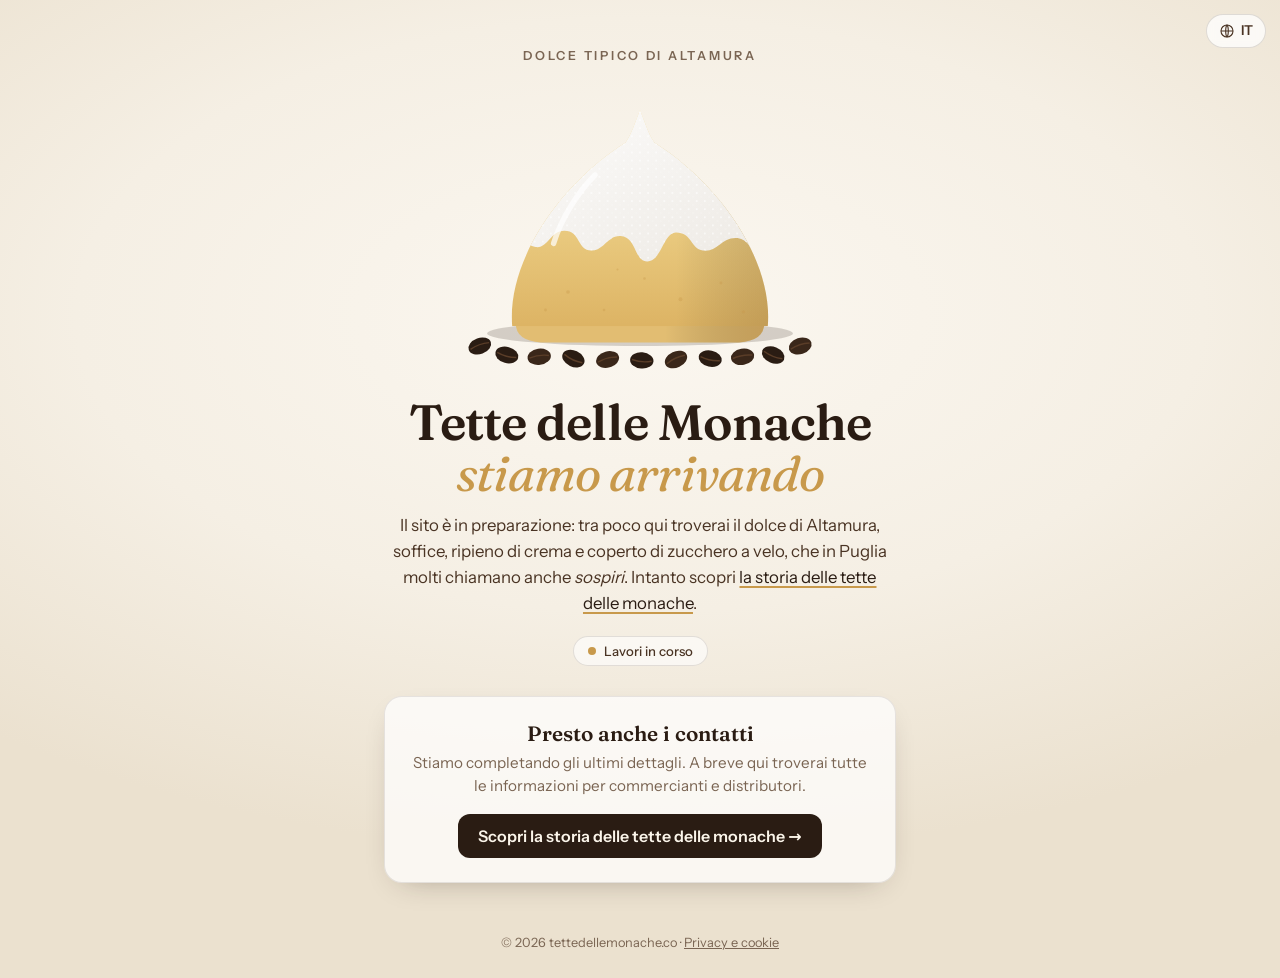
<file: index.html>
<!DOCTYPE html>
<html lang="it">
<head>
<meta charset="UTF-8">
<meta name="viewport" content="width=device-width, initial-scale=1">
<title>Tette delle Monache di Altamura (sospiri) — Lavori in corso</title>
<meta name="description" content="Tette delle monache, i sospiri tipici di Altamura: soffici, ripieni di crema e coperti di zucchero a velo. Il sito è in preparazione: scopri intanto la storia del dolce.">
<meta name="keywords" content="tette delle monache, tette della monaca, tette delle monache Altamura, sospiri, sospiri pugliesi, sospiri di Altamura, sise delle monache, dolce tipico Altamura, dolci pugliesi, Dune di Altamura, tette monache, tete delle monache, tette delle monach, sospir">
<link rel="canonical" href="https://tettedellemonache.co/">
<!-- i18n:head -->
<link rel="alternate" hreflang="it" href="https://tettedellemonache.co/">
<link rel="alternate" hreflang="en" href="https://nunsbreasts.com/">
<link rel="alternate" hreflang="en-SG" href="https://nunsbreasts.com/">
<link rel="alternate" hreflang="en-MY" href="https://nunsbreasts.com/">
<link rel="alternate" hreflang="en-US" href="https://nunsbreasts.com/us/">
<link rel="alternate" hreflang="fr" href="https://nunsbreasts.com/fr/">
<link rel="alternate" hreflang="es" href="https://nunsbreasts.com/es/">
<link rel="alternate" hreflang="pt" href="https://nunsbreasts.com/pt/">
<link rel="alternate" hreflang="zh-Hans" href="https://nunsbreasts.com/zh/">
<link rel="alternate" hreflang="ja" href="https://nunsbreasts.com/ja/">
<link rel="alternate" hreflang="ko" href="https://nunsbreasts.com/ko/">
<link rel="alternate" hreflang="ms" href="https://nunsbreasts.com/ms/">
<link rel="alternate" hreflang="x-default" href="https://nunsbreasts.com/">
<link rel="stylesheet" href="/lang.css">
<!-- /i18n:head -->
<meta property="og:type" content="website">
<meta property="og:locale" content="it_IT">
<meta property="og:site_name" content="Tette delle Monache">
<meta property="og:title" content="Tette delle Monache — il dolce tipico di Altamura">
<meta property="og:description" content="Soffici, cremose, innevate di zucchero a velo. Il sito è in preparazione: scopri intanto la storia del dolce di Altamura.">
<meta property="og:url" content="https://tettedellemonache.co/">
<meta property="og:image" content="https://tettedellemonache.co/og.png">
<meta property="og:image:width" content="1200">
<meta property="og:image:height" content="630">
<meta name="twitter:card" content="summary_large_image">
<script type="application/ld+json">
{
  "@context": "https://schema.org",
  "@graph": [
    {
      "@type": "WebSite",
      "@id": "https://tettedellemonache.co/#sito",
      "url": "https://tettedellemonache.co/",
      "name": "Tette delle Monache",
      "inLanguage": "it-IT",
      "publisher": {"@id": "https://tettedellemonache.co/#org"}
    },
    {
      "@type": "Organization",
      "@id": "https://tettedellemonache.co/#org",
      "name": "Tette delle Monache",
      "alternateName": ["Dune di Altamura", "Tette delle Monache Altamura", "Sospiri di Altamura"],
      "sameAs": ["https://dunedialtamura.com/", "https://dunedialtamura.it/", "https://tettedellemonache.info/"],
      "url": "https://tettedellemonache.co/",
      "logo": "https://tettedellemonache.co/og.png",
      "email": "tettedellemonache@outlook.com",
      "description": "Progetto dedicato alle tette delle monache, il dolce tipico di Altamura (Puglia).",
      "areaServed": "IT"
    }
  ]
}
</script>
<link rel="preload" href="/fonts/fraunces-latin-600-normal.woff2" as="font" type="font/woff2" crossorigin>
<link rel="icon" href="/favicon.svg" type="image/svg+xml">
<link rel="apple-touch-icon" href="/apple-touch-icon.png">
<link rel="preload" href="/fonts/instrument-sans-latin-400-normal.woff2" as="font" type="font/woff2" crossorigin>
<link rel="stylesheet" href="/fonts/fonts.css">
<style>
  :root{
    --cream:#f5efe4;
    --cream-2:#ebe1cf;
    --custard:#e9c97e;
    --crust:#c8994b;
    --coffee:#2a1c13;
    --coffee-2:#4a3424;
    --ink:#2a1c13;
    --muted:#7a6553;
  }
  *{box-sizing:border-box;margin:0;padding:0}
  html,body{height:100%}
  body{
    font-family:"Instrument Sans",system-ui,sans-serif;
    color:var(--ink);
    background:
      radial-gradient(ellipse 80% 60% at 50% 35%, #fbf7f0 0%, var(--cream) 55%, var(--cream-2) 100%) fixed;
    background-color:var(--cream-2);
    min-height:100vh;
    display:flex;flex-direction:column;align-items:center;
    overflow-x:hidden;
  }
  /* zucchero a velo che cade */
  .sugar{position:fixed;inset:0;pointer-events:none;z-index:0}
  .sugar i{
    position:absolute;top:-10px;width:4px;height:4px;border-radius:50%;
    background:#fff;opacity:.9;box-shadow:0 0 3px rgba(255,255,255,.9);
    animation:fall linear infinite;
  }
  @keyframes fall{
    to{transform:translate3d(var(--drift,20px),105vh,0)}
  }

  main{
    position:relative;z-index:1;
    width:100%;max-width:560px;
    padding:48px 24px 32px;
    display:flex;flex-direction:column;align-items:center;text-align:center;
    flex:1;
  }
  .eyebrow{
    font-size:.78rem;letter-spacing:.22em;text-transform:uppercase;
    color:var(--muted);font-weight:600;
  }
  .mountain{width:min(360px,82vw);height:auto;margin:22px 0 6px;overflow:visible}
  .mountain .peak{animation:breathe 6s ease-in-out infinite;transform-origin:200px 270px}
  @keyframes breathe{50%{transform:scale(1.012)}}

  h1{
    font-family:"Fraunces",Georgia,serif;font-weight:600;
    font-size:clamp(2.1rem,7vw,3.1rem);line-height:1.02;letter-spacing:-.02em;
    margin-top:18px;
  }
  h1 em{font-style:italic;font-weight:400;color:var(--crust)}
  .lead{
    margin-top:14px;font-size:1.05rem;line-height:1.55;color:var(--coffee-2);
    max-width:30em;
  }
  .badge{
    display:inline-flex;align-items:center;gap:8px;margin-top:20px;
    font-size:.82rem;font-weight:500;color:var(--coffee-2);
    background:rgba(255,255,255,.6);border:1px solid rgba(42,28,19,.12);
    padding:6px 14px;border-radius:999px;
  }
  .badge::before{
    content:"";width:8px;height:8px;border-radius:50%;background:var(--crust);
    animation:pulse 1.8s ease-in-out infinite;
  }
  @keyframes pulse{50%{opacity:.3}}

  form{
    width:100%;margin-top:30px;
    background:rgba(255,255,255,.72);
    border:1px solid rgba(42,28,19,.1);
    border-radius:18px;padding:22px;
    box-shadow:0 10px 30px -18px rgba(42,28,19,.45);
    text-align:left;
    backdrop-filter:blur(4px);
  }
  form h2{
    font-family:"Fraunces",Georgia,serif;font-weight:600;font-size:1.25rem;
  }
  form p.sub{font-size:.92rem;color:var(--muted);margin-top:4px}
  .fields{display:grid;grid-template-columns:1fr 1fr;gap:12px;margin-top:16px}
  .field{display:flex;flex-direction:column;gap:5px;min-width:0}
  .field.wide{grid-column:1/-1}
  .field label{font-size:.82rem;font-weight:600;color:var(--coffee-2)}
  .field .opt{font-weight:400;color:var(--muted)}
  .submit{width:100%;margin-top:16px}
  input[type=email],input[type=text],input[type=tel],select{
    width:100%;min-width:0;
    font:inherit;font-size:1rem;color:var(--ink);
    padding:13px 15px;border-radius:12px;
    border:1.5px solid rgba(42,28,19,.18);background:#fff;
    transition:border-color .2s, box-shadow .2s;
  }
  input[type=email]:focus,input[type=text]:focus,input[type=tel]:focus,select:focus{
    outline:none;border-color:var(--crust);box-shadow:0 0 0 4px rgba(200,153,75,.18);
  }
  button{
    font:inherit;font-weight:600;font-size:.98rem;
    padding:13px 20px;border-radius:12px;border:0;cursor:pointer;
    background:var(--coffee);color:#fbf5ea;white-space:nowrap;
    transition:transform .15s, background .2s;
  }
  button:hover{background:#3b281b}
  button:active{transform:translateY(1px)}
  button[disabled]{opacity:.6;cursor:wait}
  .consent{
    display:flex;gap:10px;align-items:flex-start;margin-top:14px;
    font-size:.84rem;line-height:1.45;color:var(--coffee-2);
  }
  .consent input{margin-top:3px;accent-color:var(--coffee);width:16px;height:16px;flex:none}
  select{appearance:none;background:#fff url("data:image/svg+xml,%3Csvg xmlns='http://www.w3.org/2000/svg' width='12' height='8'%3E%3Cpath d='M1 1l5 5 5-5' stroke='%234a3424' stroke-width='1.6' fill='none'/%3E%3C/svg%3E") no-repeat right 14px center;padding-right:36px}
  .b2b{display:inline-block;font-size:.72rem;letter-spacing:.14em;text-transform:uppercase;font-weight:600;color:#fbf5ea;background:var(--coffee);padding:5px 10px;border-radius:999px;margin-bottom:10px}
  .consent a{color:var(--coffee)}
  .note{margin-top:12px;font-size:.8rem;color:var(--muted);line-height:1.45}
  .hp{position:absolute;left:-9999px}
  .msg{margin-top:12px;font-size:.92rem;font-weight:500;min-height:1.2em}
  .msg.ok{color:#3d6b2f}
  .msg.err{color:#a3392b}

  .soon{width:100%;margin-top:30px;background:rgba(255,255,255,.72);border:1px solid rgba(42,28,19,.1);border-radius:18px;padding:24px 22px;box-shadow:0 10px 30px -18px rgba(42,28,19,.45);text-align:center}
  .soon h2{font-family:"Fraunces",Georgia,serif;font-weight:600;font-size:1.3rem}
  .soon .sub{font-size:.95rem;color:var(--muted);margin-top:6px;line-height:1.5}
  .soon-link{display:inline-block;margin-top:16px;font-weight:600;color:#fbf5ea;background:var(--coffee);padding:12px 20px;border-radius:12px;text-decoration:none}
  .soon-link:hover{background:#3b281b}
  .lead a{color:var(--coffee);text-decoration-color:var(--crust);text-underline-offset:3px;text-decoration-thickness:2px}
  footer a{color:var(--muted)}
  footer{
    position:relative;z-index:1;
    padding:20px 24px 28px;font-size:.8rem;color:var(--muted);text-align:center;
  }
  @media (max-width:440px){
    .fields{grid-template-columns:1fr}
  }
  @media (prefers-reduced-motion:reduce){
    .sugar,.mountain .peak,.badge::before{animation:none!important}
    .sugar{display:none}
  }
</style>
</head>
<body>
<!-- i18n:switch -->
<details class="langs langs-float"><summary><svg aria-hidden="true" viewBox="0 0 24 24" width="16" height="16" fill="none" stroke="currentColor" stroke-width="1.7"><circle cx="12" cy="12" r="9"/><path d="M3 12h18M12 3c2.6 2.7 2.6 15.3 0 18M12 3c-2.6 2.7-2.6 15.3 0 18"/></svg><span>IT</span><span class="vh"> · Lingua: Italiano</span></summary><ul><li><a href="/" hreflang="it" lang="it" aria-current="page">Italiano</a></li><li><a href="https://nunsbreasts.com/" hreflang="en" lang="en">English (UK)</a></li><li><a href="https://nunsbreasts.com/us/" hreflang="en-US" lang="en-US">English (US)</a></li><li><a href="https://nunsbreasts.com/fr/" hreflang="fr" lang="fr">Français</a></li><li><a href="https://nunsbreasts.com/es/" hreflang="es" lang="es">Español</a></li><li><a href="https://nunsbreasts.com/pt/" hreflang="pt" lang="pt-PT">Português</a></li><li><a href="https://nunsbreasts.com/zh/" hreflang="zh-Hans" lang="zh-Hans">简体中文</a></li><li><a href="https://nunsbreasts.com/ja/" hreflang="ja" lang="ja">日本語</a></li><li><a href="https://nunsbreasts.com/ko/" hreflang="ko" lang="ko">한국어</a></li><li><a href="https://nunsbreasts.com/ms/" hreflang="ms" lang="ms">Bahasa Melayu</a></li></ul></details>
<!-- /i18n:switch -->

<div class="sugar" aria-hidden="true"></div>

<main>
  <span class="eyebrow">Dolce tipico di Altamura</span>

  <!-- La montagna: forma del dolce, cima di zucchero a velo, base di chicchi di caffè -->
  <svg class="mountain" viewBox="0 0 400 320" role="img" aria-label="Una montagna stilizzata a forma di tetta delle monache, con la cima innevata di zucchero a velo">
    <defs>
      <linearGradient id="body" x1="0" y1="0" x2="0" y2="1">
        <stop offset="0" stop-color="#f6e3b0"/>
        <stop offset=".55" stop-color="#e9c97e"/>
        <stop offset="1" stop-color="#d9ad5c"/>
      </linearGradient>
      <linearGradient id="shade" x1="0" y1="0" x2="1" y2="0">
        <stop offset="0" stop-color="#000" stop-opacity="0"/>
        <stop offset=".6" stop-color="#000" stop-opacity="0"/>
        <stop offset="1" stop-color="#7a4f1c" stop-opacity=".28"/>
      </linearGradient>
      <linearGradient id="snow" x1="0" y1="0" x2="1" y2="1">
        <stop offset="0" stop-color="#ffffff"/>
        <stop offset="1" stop-color="#ece8e2"/>
      </linearGradient>
      <clipPath id="dome">
        <path d="M58,268 C52,198 108,112 184,64 C191,54 195,40 200,28 C205,40 209,54 216,64 C292,112 348,198 342,268 Z"/>
      </clipPath>
      <pattern id="dust" width="9" height="9" patternUnits="userSpaceOnUse">
        <circle cx="2" cy="3" r=".9" fill="#fff" opacity=".8"/>
        <circle cx="7" cy="7" r=".6" fill="#fff" opacity=".6"/>
      </pattern>
    </defs>

    <!-- ombra a terra -->
    <ellipse cx="200" cy="276" rx="170" ry="14" fill="#2a1c13" opacity=".18"/>

    <g class="peak">
      <!-- base più chiara (il disco di pan di Spagna) -->
      <path d="M62,262 Q60,284 90,286 L310,286 Q340,284 338,262 Z" fill="#e2bd72"/>
      <path d="M62,262 Q60,284 90,286 L310,286 Q340,284 338,262 Z" fill="url(#shade)"/>

      <g clip-path="url(#dome)">
        <rect x="0" y="0" width="400" height="300" fill="url(#body)"/>
        <rect x="0" y="0" width="400" height="300" fill="url(#shade)"/>
        <!-- pori della pasta -->
        <g fill="#c8994b" opacity=".35">
          <circle cx="120" cy="230" r="2"/><circle cx="160" cy="250" r="1.5"/>
          <circle cx="245" cy="238" r="2.2"/><circle cx="290" cy="220" r="1.6"/>
          <circle cx="205" cy="215" r="1.4"/><circle cx="95" cy="250" r="1.6"/>
          <circle cx="315" cy="252" r="1.8"/><circle cx="175" cy="205" r="1.2"/>
        </g>
        <!-- cappa di zucchero a velo, con i bordi che colano -->
        <path id="cap" fill="url(#snow)" d="
          M0,0 H400 V168
          C388,170 378,160 362,166
          C350,172 348,190 336,190
          C322,190 324,170 306,170
          C290,170 286,186 270,184
          C256,182 258,164 240,164
          C226,164 224,196 208,196
          C194,196 196,170 180,168
          C164,166 160,184 146,184
          C130,184 134,162 116,162
          C100,162 98,182 84,180
          C70,178 72,160 56,160
          C40,160 20,170 0,166 Z"/>
        <clipPath id="capclip"><use href="#cap"/></clipPath>
        <rect x="0" y="0" width="400" height="200" fill="url(#dust)" clip-path="url(#capclip)"/>
        <!-- ombra sul fianco destro della neve -->
        <path d="M216,64 C292,112 348,198 342,268 L400,268 L400,0 L200,0 Z" fill="#8a7a66" opacity=".08"/>
        <!-- riflesso -->
        <path d="M150,100 C130,120 112,150 104,176" stroke="#fff" stroke-width="6" stroke-linecap="round" fill="none" opacity=".7"/>
      </g>
    </g>

    <!-- chicchi di caffè -->
    <g fill="#2a1c13">
      <g transform="translate(22,290) rotate(-20)"><ellipse rx="13" ry="9"/><path d="M-11,0 Q0,-3 11,0" stroke="#5a3d28" stroke-width="1.6" fill="none"/></g>
      <g transform="translate(52,300) rotate(15)"><ellipse rx="13" ry="9"/><path d="M-11,0 Q0,3 11,0" stroke="#5a3d28" stroke-width="1.6" fill="none"/></g>
      <g transform="translate(88,302) rotate(-8)"><ellipse rx="13" ry="9" fill="#3a271a"/><path d="M-11,0 Q0,-3 11,0" stroke="#5a3d28" stroke-width="1.6" fill="none"/></g>
      <g transform="translate(126,304) rotate(25)"><ellipse rx="13" ry="9"/><path d="M-11,0 Q0,3 11,0" stroke="#5a3d28" stroke-width="1.6" fill="none"/></g>
      <g transform="translate(164,305) rotate(-15)"><ellipse rx="13" ry="9" fill="#3a271a"/><path d="M-11,0 Q0,-3 11,0" stroke="#5a3d28" stroke-width="1.6" fill="none"/></g>
      <g transform="translate(202,306) rotate(5)"><ellipse rx="13" ry="9"/><path d="M-11,0 Q0,3 11,0" stroke="#5a3d28" stroke-width="1.6" fill="none"/></g>
      <g transform="translate(240,305) rotate(-25)"><ellipse rx="13" ry="9" fill="#3a271a"/><path d="M-11,0 Q0,-3 11,0" stroke="#5a3d28" stroke-width="1.6" fill="none"/></g>
      <g transform="translate(278,304) rotate(12)"><ellipse rx="13" ry="9"/><path d="M-11,0 Q0,3 11,0" stroke="#5a3d28" stroke-width="1.6" fill="none"/></g>
      <g transform="translate(314,302) rotate(-10)"><ellipse rx="13" ry="9" fill="#3a271a"/><path d="M-11,0 Q0,-3 11,0" stroke="#5a3d28" stroke-width="1.6" fill="none"/></g>
      <g transform="translate(348,300) rotate(22)"><ellipse rx="13" ry="9"/><path d="M-11,0 Q0,3 11,0" stroke="#5a3d28" stroke-width="1.6" fill="none"/></g>
      <g transform="translate(378,290) rotate(-18)"><ellipse rx="13" ry="9" fill="#3a271a"/><path d="M-11,0 Q0,-3 11,0" stroke="#5a3d28" stroke-width="1.6" fill="none"/></g>
    </g>
  </svg>

  <h1>Tette delle Monache<br><em>stiamo arrivando</em></h1>
  <p class="lead">Il sito è in preparazione: tra poco qui troverai il dolce di Altamura, soffice, ripieno di crema e coperto di zucchero a velo, che in Puglia molti chiamano anche <em>sospiri</em>. Intanto scopri <a href="/storia/">la storia delle tette delle monache</a>.</p>
  <span class="badge">Lavori in corso</span>

  <section class="soon" aria-labelledby="soon-title">
    <h2 id="soon-title">Presto anche i contatti</h2>
    <p class="sub">Stiamo completando gli ultimi dettagli. A breve qui troverai tutte le informazioni per commercianti e distributori.</p>
    <a class="soon-link" href="/storia/">Scopri la storia delle tette delle monache →</a>
  </section>
</main>

<footer>© <span id="y"></span> tettedellemonache.co · <a href="/privacy/">Privacy e cookie</a></footer>

<script>
  document.getElementById('y').textContent = new Date().getFullYear();

  // zucchero a velo
  (function(){
    var box = document.querySelector('.sugar');
    var n = window.innerWidth < 600 ? 28 : 55;
    for (var i = 0; i < n; i++){
      var s = document.createElement('i');
      var size = (Math.random()*3 + 2).toFixed(1);
      s.style.left = (Math.random()*100) + 'vw';
      s.style.width = s.style.height = size + 'px';
      s.style.opacity = (Math.random()*.5 + .45).toFixed(2);
      s.style.animationDuration = (Math.random()*10 + 9).toFixed(1) + 's';
      s.style.animationDelay = (-Math.random()*18).toFixed(1) + 's';
      s.style.setProperty('--drift', (Math.random()*60 - 30).toFixed(0) + 'px');
      box.appendChild(s);
    }
  })();

</script>
</body>
</html>
</file>
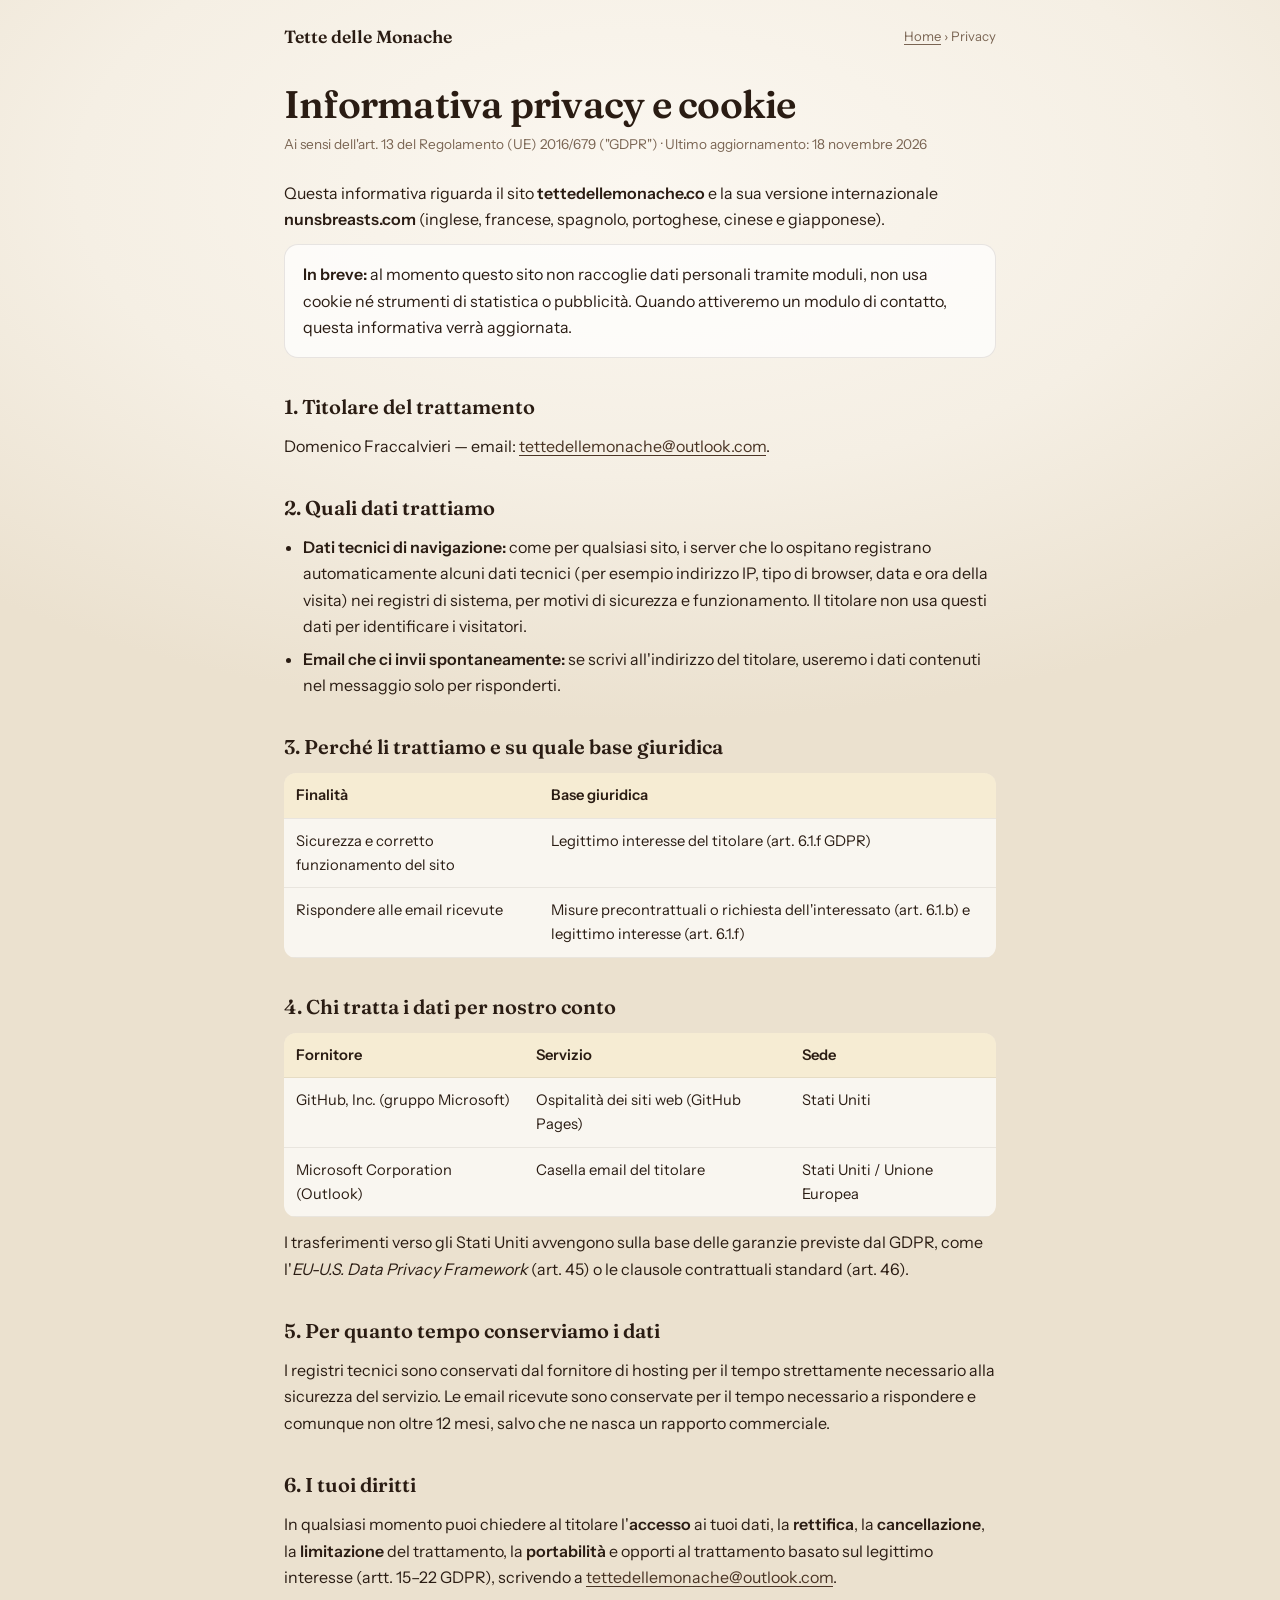
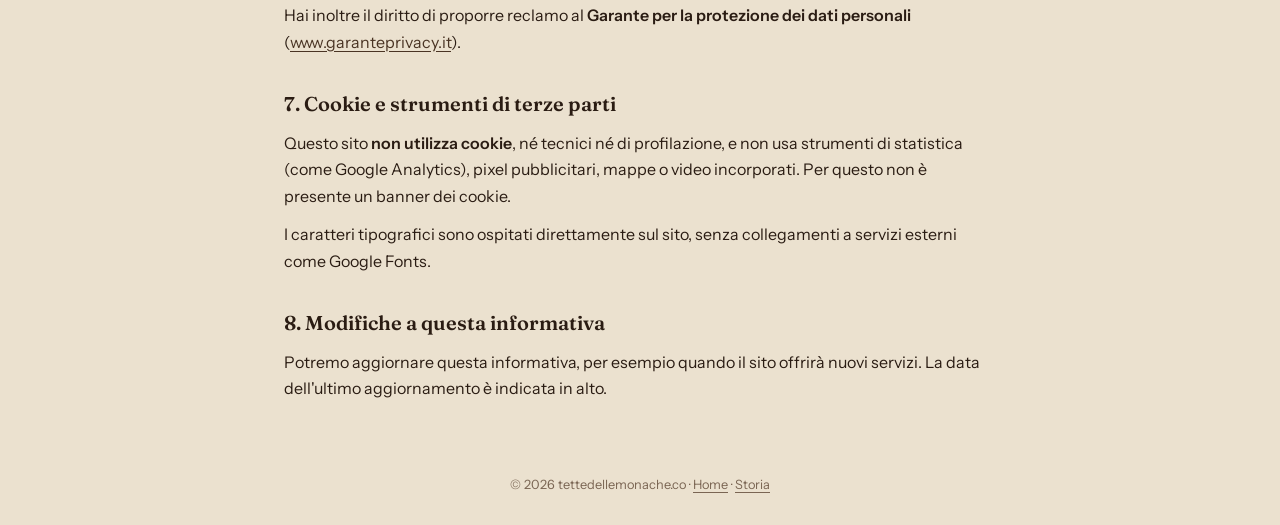
<file: privacy/index.html>
<!DOCTYPE html>
<html lang="it">
<head>
<meta charset="UTF-8">
<meta name="viewport" content="width=device-width, initial-scale=1">
<title>Informativa privacy e cookie — Tette delle Monache</title>
<meta name="description" content="Informativa sul trattamento dei dati personali e sui cookie del sito tettedellemonache.co, ai sensi dell'art. 13 del Regolamento UE 2016/679 (GDPR).">
<meta name="robots" content="noindex, follow">
<link rel="canonical" href="https://tettedellemonache.co/privacy/">
<link rel="icon" href="/favicon.svg" type="image/svg+xml">
<link rel="apple-touch-icon" href="/apple-touch-icon.png">
<link rel="preload" href="/fonts/instrument-sans-latin-400-normal.woff2" as="font" type="font/woff2" crossorigin>
<link rel="stylesheet" href="/fonts/fonts.css">
<style>
  :root{--cream:#f5efe4;--cream-2:#ebe1cf;--crust:#c8994b;--coffee:#2a1c13;--coffee-2:#4a3424;--muted:#7a6553}
  *{box-sizing:border-box;margin:0;padding:0}
  body{font-family:"Instrument Sans",system-ui,sans-serif;color:var(--coffee);line-height:1.65;
    background:radial-gradient(ellipse 80% 60% at 50% 20%,#fbf7f0 0%,var(--cream) 55%,var(--cream-2) 100%) fixed;background-color:var(--cream-2)}
  a{color:var(--coffee-2);text-underline-offset:3px}
  header.top{max-width:760px;margin:0 auto;padding:22px 24px 0;display:flex;justify-content:space-between;align-items:center;gap:16px}
  .brand{font-family:"Fraunces",Georgia,serif;font-weight:600;font-size:1.1rem;text-decoration:none;color:var(--coffee)}
  .crumbs{font-size:.82rem;color:var(--muted)} .crumbs a{color:var(--muted)}
  main{max-width:760px;margin:0 auto;padding:32px 24px 40px}
  h1{font-family:"Fraunces",Georgia,serif;font-weight:600;font-size:clamp(1.8rem,5vw,2.4rem);line-height:1.1;letter-spacing:-.02em;margin-bottom:8px}
  .updated{font-size:.85rem;color:var(--muted);margin-bottom:24px}
  h2{font-family:"Fraunces",Georgia,serif;font-weight:600;font-size:1.25rem;margin:32px 0 10px}
  p{margin:0 0 12px} ul{margin:0 0 12px 1.2em} li{margin-bottom:6px}
  .box{background:rgba(255,255,255,.7);border:1px solid rgba(42,28,19,.1);border-radius:14px;padding:16px 18px;margin:12px 0}
  table{width:100%;border-collapse:collapse;font-size:.92rem;margin:8px 0 12px;background:rgba(255,255,255,.7);border-radius:12px;overflow:hidden}
  th,td{text-align:left;padding:10px 12px;border-bottom:1px solid rgba(42,28,19,.08);vertical-align:top}
  th{font-weight:600;background:rgba(233,201,126,.25)}
  footer{max-width:760px;margin:0 auto;padding:20px 24px 30px;font-size:.8rem;color:var(--muted);text-align:center}
  footer a{color:var(--muted)}
  @media (max-width:560px){table,thead,tbody,tr,th,td{display:block}thead{display:none}td{border:0;padding:4px 12px}tr{border-bottom:1px solid rgba(42,28,19,.1);padding:8px 0}td:first-child{font-weight:600}}
</style>
</head>
<body>

<header class="top">
  <a class="brand" href="/">Tette delle Monache</a>
  <nav class="crumbs" aria-label="Percorso"><a href="/">Home</a> › Privacy</nav>
</header>

<main>
  <h1>Informativa privacy e cookie</h1>
  <p class="updated">Ai sensi dell'art. 13 del Regolamento (UE) 2016/679 ("GDPR") · Ultimo aggiornamento: 18 novembre 2026</p>

  <p>Questa informativa riguarda il sito <strong>tettedellemonache.co</strong> e la sua versione internazionale <strong>nunsbreasts.com</strong> (inglese, francese, spagnolo, portoghese, cinese e giapponese).</p>

  <div class="box">
    <strong>In breve:</strong> al momento questo sito non raccoglie dati personali tramite moduli, non usa cookie né strumenti di statistica o pubblicità. Quando attiveremo un modulo di contatto, questa informativa verrà aggiornata.
  </div>

  <h2>1. Titolare del trattamento</h2>
  <p>Domenico Fraccalvieri — email: <a href="mailto:tettedellemonache@outlook.com">tettedellemonache@outlook.com</a>.</p>

  <h2>2. Quali dati trattiamo</h2>
  <ul>
    <li><strong>Dati tecnici di navigazione:</strong> come per qualsiasi sito, i server che lo ospitano registrano automaticamente alcuni dati tecnici (per esempio indirizzo IP, tipo di browser, data e ora della visita) nei registri di sistema, per motivi di sicurezza e funzionamento. Il titolare non usa questi dati per identificare i visitatori.</li>
    <li><strong>Email che ci invii spontaneamente:</strong> se scrivi all'indirizzo del titolare, useremo i dati contenuti nel messaggio solo per risponderti.</li>
  </ul>

  <h2>3. Perché li trattiamo e su quale base giuridica</h2>
  <table>
    <thead><tr><th>Finalità</th><th>Base giuridica</th></tr></thead>
    <tbody>
      <tr><td>Sicurezza e corretto funzionamento del sito</td><td>Legittimo interesse del titolare (art. 6.1.f GDPR)</td></tr>
      <tr><td>Rispondere alle email ricevute</td><td>Misure precontrattuali o richiesta dell'interessato (art. 6.1.b) e legittimo interesse (art. 6.1.f)</td></tr>
    </tbody>
  </table>

  <h2>4. Chi tratta i dati per nostro conto</h2>
  <table>
    <thead><tr><th>Fornitore</th><th>Servizio</th><th>Sede</th></tr></thead>
    <tbody>
      <tr><td>GitHub, Inc. (gruppo Microsoft)</td><td>Ospitalità dei siti web (GitHub Pages)</td><td>Stati Uniti</td></tr>
      <tr><td>Microsoft Corporation (Outlook)</td><td>Casella email del titolare</td><td>Stati Uniti / Unione Europea</td></tr>
    </tbody>
  </table>
  <p>I trasferimenti verso gli Stati Uniti avvengono sulla base delle garanzie previste dal GDPR, come l'<em>EU-U.S. Data Privacy Framework</em> (art. 45) o le clausole contrattuali standard (art. 46).</p>

  <h2>5. Per quanto tempo conserviamo i dati</h2>
  <p>I registri tecnici sono conservati dal fornitore di hosting per il tempo strettamente necessario alla sicurezza del servizio. Le email ricevute sono conservate per il tempo necessario a rispondere e comunque non oltre 12 mesi, salvo che ne nasca un rapporto commerciale.</p>

  <h2>6. I tuoi diritti</h2>
  <p>In qualsiasi momento puoi chiedere al titolare l'<strong>accesso</strong> ai tuoi dati, la <strong>rettifica</strong>, la <strong>cancellazione</strong>, la <strong>limitazione</strong> del trattamento, la <strong>portabilità</strong> e opporti al trattamento basato sul legittimo interesse (artt. 15–22 GDPR), scrivendo a <a href="mailto:tettedellemonache@outlook.com">tettedellemonache@outlook.com</a>.</p>
  <p>Hai inoltre il diritto di proporre reclamo al <strong>Garante per la protezione dei dati personali</strong> (<a href="https://www.garanteprivacy.it" rel="noopener">www.garanteprivacy.it</a>).</p>

  <h2>7. Cookie e strumenti di terze parti</h2>
  <p>Questo sito <strong>non utilizza cookie</strong>, né tecnici né di profilazione, e non usa strumenti di statistica (come Google Analytics), pixel pubblicitari, mappe o video incorporati. Per questo non è presente un banner dei cookie.</p>
  <p>I caratteri tipografici sono ospitati direttamente sul sito, senza collegamenti a servizi esterni come Google Fonts.</p>

  <h2>8. Modifiche a questa informativa</h2>
  <p>Potremo aggiornare questa informativa, per esempio quando il sito offrirà nuovi servizi. La data dell'ultimo aggiornamento è indicata in alto.</p>
</main>

<footer>© 2026 tettedellemonache.co · <a href="/">Home</a> · <a href="/storia/">Storia</a></footer>
</body>
</html>
</file>
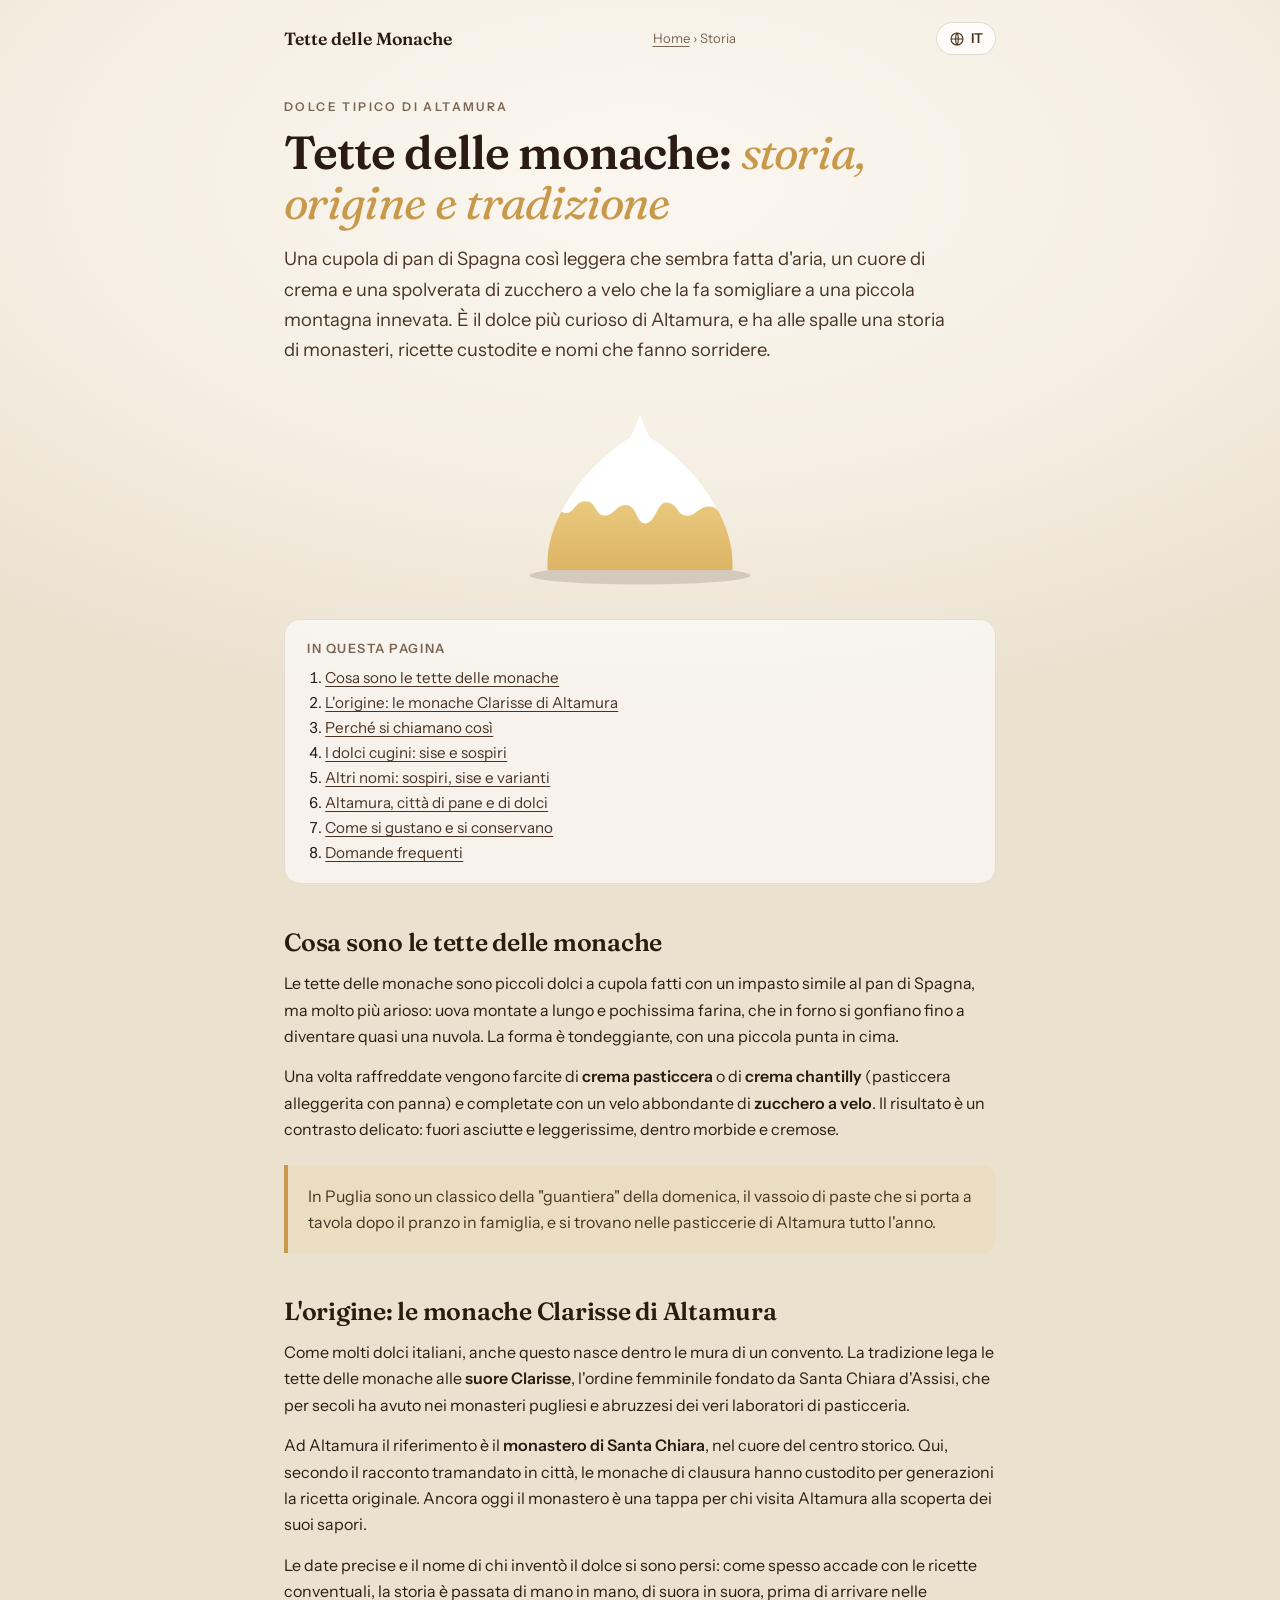
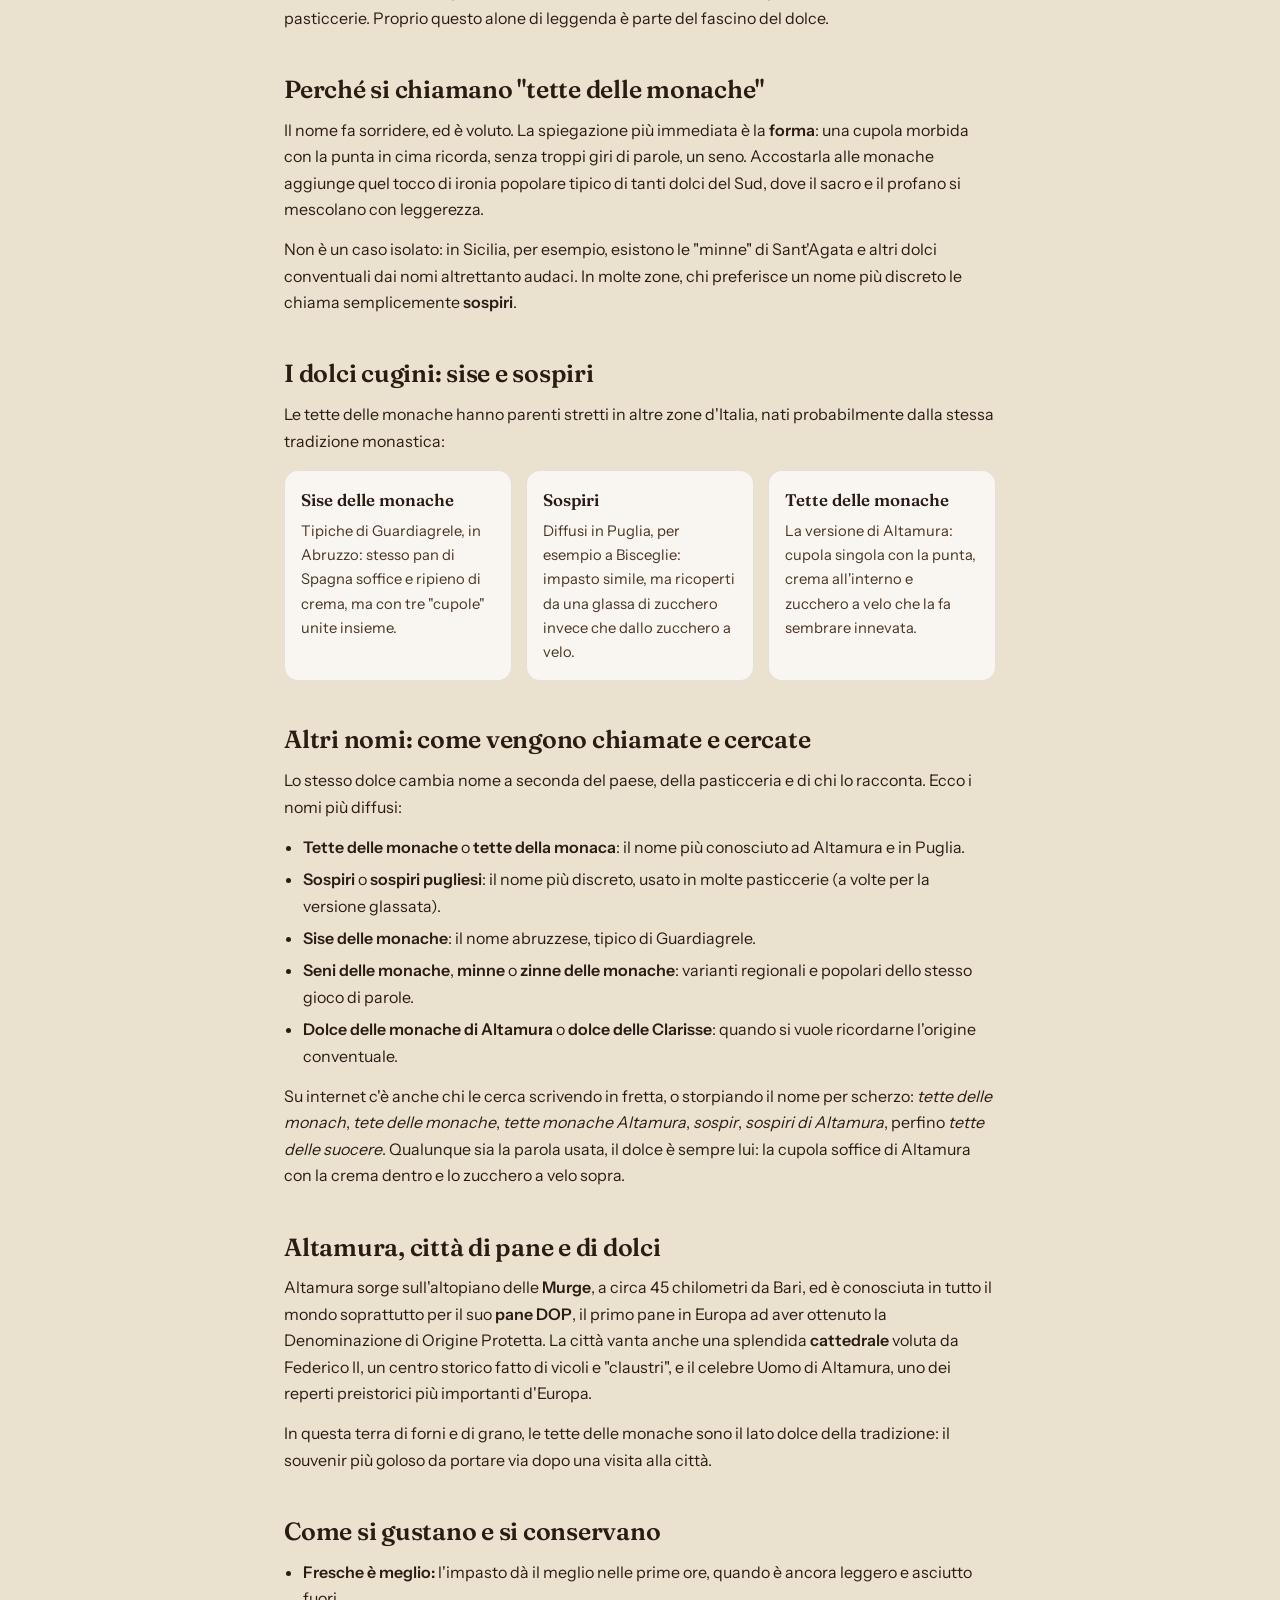
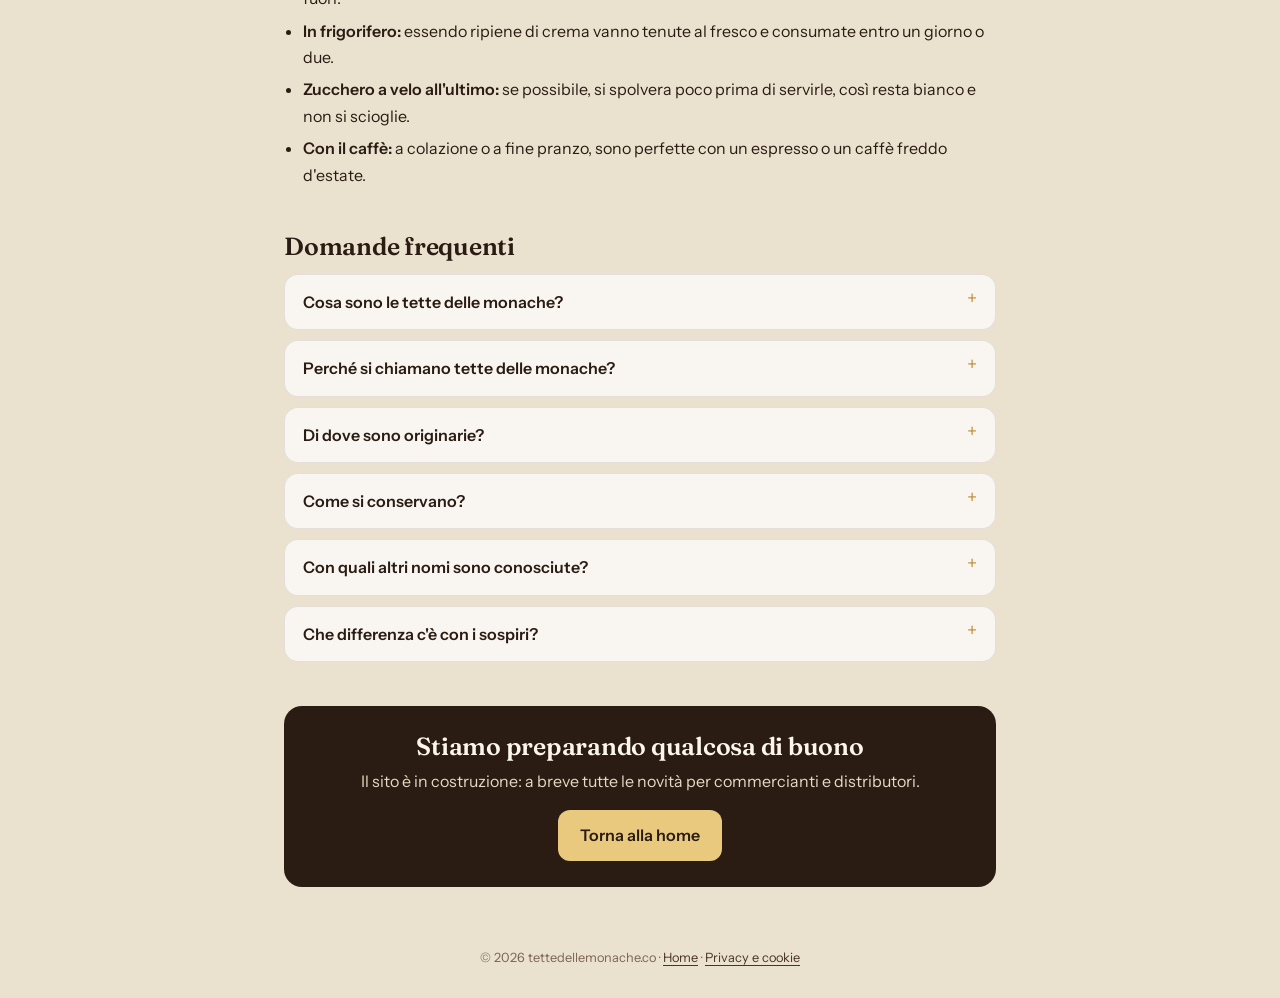
<file: storia/index.html>
<!DOCTYPE html>
<html lang="it">
<head>
<meta charset="UTF-8">
<meta name="viewport" content="width=device-width, initial-scale=1">
<title>Tette delle monache: storia, origine e tradizione di Altamura</title>
<meta name="description" content="Tette delle monache (o sospiri), il dolce tipico di Altamura: origine legata alle monache Clarisse, perché si chiamano così, gli altri nomi (sise, sospiri pugliesi) e come gustarle.">
<meta name="keywords" content="tette delle monache, tette della monaca, tette delle monache Altamura, sospiri, sospiri pugliesi, sospiri di Altamura, sise delle monache, dolce tipico Altamura, dolci pugliesi, Dune di Altamura, tette monache, tete delle monache, tette delle monach, sospir">
<link rel="canonical" href="https://tettedellemonache.co/storia/">
<!-- i18n:head -->
<link rel="alternate" hreflang="it" href="https://tettedellemonache.co/storia/">
<link rel="alternate" hreflang="en" href="https://nunsbreasts.com/history/">
<link rel="alternate" hreflang="en-SG" href="https://nunsbreasts.com/history/">
<link rel="alternate" hreflang="en-MY" href="https://nunsbreasts.com/history/">
<link rel="alternate" hreflang="en-US" href="https://nunsbreasts.com/us/history/">
<link rel="alternate" hreflang="fr" href="https://nunsbreasts.com/fr/histoire/">
<link rel="alternate" hreflang="es" href="https://nunsbreasts.com/es/historia/">
<link rel="alternate" hreflang="pt" href="https://nunsbreasts.com/pt/historia/">
<link rel="alternate" hreflang="zh-Hans" href="https://nunsbreasts.com/zh/history/">
<link rel="alternate" hreflang="ja" href="https://nunsbreasts.com/ja/history/">
<link rel="alternate" hreflang="ko" href="https://nunsbreasts.com/ko/history/">
<link rel="alternate" hreflang="ms" href="https://nunsbreasts.com/ms/sejarah/">
<link rel="alternate" hreflang="x-default" href="https://nunsbreasts.com/history/">
<link rel="stylesheet" href="/lang.css">
<!-- /i18n:head -->

<meta property="og:type" content="article">
<meta property="og:locale" content="it_IT">
<meta property="og:site_name" content="Tette delle Monache">
<meta property="og:title" content="Tette delle monache: storia e origine del dolce di Altamura">
<meta property="og:description" content="Il dolce soffice delle monache Clarisse: da dove viene, perché si chiama così e come si gusta.">
<meta property="og:url" content="https://tettedellemonache.co/storia/">
<meta property="og:image" content="https://tettedellemonache.co/og.png">
<meta property="og:image:width" content="1200">
<meta property="og:image:height" content="630">
<meta name="twitter:card" content="summary_large_image">

<link rel="preload" href="/fonts/fraunces-latin-600-normal.woff2" as="font" type="font/woff2" crossorigin>
<link rel="icon" href="/favicon.svg" type="image/svg+xml">
<link rel="apple-touch-icon" href="/apple-touch-icon.png">
<link rel="preload" href="/fonts/instrument-sans-latin-400-normal.woff2" as="font" type="font/woff2" crossorigin>
<link rel="stylesheet" href="/fonts/fonts.css">

<script type="application/ld+json">
{
  "@context": "https://schema.org",
  "@graph": [
    {
      "@type": "Article",
      "@id": "https://tettedellemonache.co/storia/#articolo",
      "headline": "Tette delle monache: storia, origine e tradizione di Altamura",
      "description": "Cosa sono le tette delle monache, il dolce tipico di Altamura, da dove vengono e come si gustano.",
      "inLanguage": "it-IT",
      "image": "https://tettedellemonache.co/og.png",
      "datePublished": "2026-11-02",
      "dateModified": "2026-11-02",
      "mainEntityOfPage": "https://tettedellemonache.co/storia/",
      "author": {"@type": "Organization", "name": "Tette delle Monache", "url": "https://tettedellemonache.co/"},
      "publisher": {"@type": "Organization", "name": "Tette delle Monache", "url": "https://tettedellemonache.co/"},
      "about": {"@type": "Thing", "name": "Tette delle monache", "alternateName": ["Tette della monaca", "Sospiri", "Sospiri pugliesi", "Sospiri di Altamura", "Sise delle monache", "Seni delle monache", "Minne delle monache", "Zinne delle monache"], "description": "Dolce tipico di Altamura (Puglia): pan di Spagna molto soffice a cupola, ripieno di crema e coperto di zucchero a velo."},
      "spatialCoverage": {"@type": "Place", "name": "Altamura, Puglia, Italia"}
    },
    {
      "@type": "BreadcrumbList",
      "itemListElement": [
        {"@type": "ListItem", "position": 1, "name": "Home", "item": "https://tettedellemonache.co/"},
        {"@type": "ListItem", "position": 2, "name": "Storia", "item": "https://tettedellemonache.co/storia/"}
      ]
    },
    {
      "@type": "FAQPage",
      "mainEntity": [
        {"@type": "Question", "name": "Cosa sono le tette delle monache?",
         "acceptedAnswer": {"@type": "Answer", "text": "Sono un dolce tipico di Altamura, in Puglia: un pan di Spagna leggerissimo a forma di cupola, farcito di crema pasticcera o chantilly e coperto di zucchero a velo."}},
        {"@type": "Question", "name": "Perché si chiamano tette delle monache?",
         "acceptedAnswer": {"@type": "Answer", "text": "Il nome richiama la forma tondeggiante con la punta in cima, e il legame con i monasteri femminili, in particolare con le monache Clarisse, a cui la tradizione attribuisce la nascita e la custodia della ricetta."}},
        {"@type": "Question", "name": "Di dove sono originarie le tette delle monache?",
         "acceptedAnswer": {"@type": "Answer", "text": "La tradizione pugliese le lega ad Altamura e al monastero di Santa Chiara nel centro storico della città. Un dolce molto simile, le sise delle monache, è tipico di Guardiagrele in Abruzzo."}},
        {"@type": "Question", "name": "Come si conservano le tette delle monache?",
         "acceptedAnswer": {"@type": "Answer", "text": "Essendo ripiene di crema vanno tenute in frigorifero e gustate fresche, idealmente entro un giorno o due. Lo zucchero a velo si spolvera meglio poco prima di servirle."}},
        {"@type": "Question", "name": "Con quali altri nomi sono conosciute le tette delle monache?",
         "acceptedAnswer": {"@type": "Answer", "text": "Sono chiamate anche tette della monaca, sospiri o sospiri pugliesi, sise delle monache (in Abruzzo), seni delle monache o, nel linguaggio popolare, minne e zinne delle monache."}},
        {"@type": "Question", "name": "Che differenza c'è tra tette delle monache e sospiri?",
         "acceptedAnswer": {"@type": "Answer", "text": "Sono dolci parenti: i sospiri, diffusi per esempio a Bisceglie, hanno un impasto simile ma sono ricoperti da una glassa di zucchero, mentre le tette delle monache sono spolverate di zucchero a velo."}}
      ]
    }
  ]
}
</script>

<style>
  :root{
    --cream:#f5efe4; --cream-2:#ebe1cf; --custard:#e9c97e; --crust:#c8994b;
    --coffee:#2a1c13; --coffee-2:#4a3424; --ink:#2a1c13; --muted:#7a6553;
  }
  *{box-sizing:border-box;margin:0;padding:0}
  body{
    font-family:"Instrument Sans",system-ui,sans-serif;color:var(--ink);
    background:radial-gradient(ellipse 80% 60% at 50% 20%, #fbf7f0 0%, var(--cream) 55%, var(--cream-2) 100%) fixed;
    background-color:var(--cream-2);line-height:1.65;
  }
  a{color:var(--coffee-2);text-underline-offset:3px}
  header.top{
    max-width:760px;margin:0 auto;padding:22px 24px 0;
    display:flex;justify-content:space-between;align-items:center;gap:16px;
  }
  .brand{font-family:"Fraunces",Georgia,serif;font-weight:600;font-size:1.1rem;text-decoration:none;color:var(--ink)}
  .crumbs{font-size:.82rem;color:var(--muted)}
  .crumbs a{color:var(--muted)}
  article{max-width:760px;margin:0 auto;padding:36px 24px 40px}
  .eyebrow{font-size:.75rem;letter-spacing:.2em;text-transform:uppercase;color:var(--muted);font-weight:600}
  h1{
    font-family:"Fraunces",Georgia,serif;font-weight:600;letter-spacing:-.02em;
    font-size:clamp(2rem,6vw,2.9rem);line-height:1.08;margin:10px 0 16px;
  }
  h1 em{font-style:italic;font-weight:400;color:var(--crust)}
  .lead{font-size:1.15rem;color:var(--coffee-2);max-width:36em}
  .figure{display:flex;justify-content:center;margin:30px 0 8px}
  .figure svg{width:min(260px,64vw);height:auto}
  .toc{
    margin:28px 0 8px;padding:18px 22px;border-radius:16px;
    background:rgba(255,255,255,.6);border:1px solid rgba(42,28,19,.1);font-size:.95rem;
  }
  .toc strong{display:block;margin-bottom:6px;font-size:.8rem;letter-spacing:.12em;text-transform:uppercase;color:var(--muted)}
  .toc ol{padding-left:1.2em}
  h2{
    font-family:"Fraunces",Georgia,serif;font-weight:600;font-size:1.55rem;line-height:1.2;
    margin:44px 0 12px;letter-spacing:-.01em;scroll-margin-top:20px;
  }
  p{margin:0 0 14px}
  ul.dots{margin:0 0 14px 1.2em}
  ul.dots li{margin-bottom:6px}
  .callout{
    margin:22px 0;padding:18px 20px;border-left:4px solid var(--crust);
    background:rgba(233,201,126,.18);border-radius:0 14px 14px 0;color:var(--coffee-2);
  }
  .cousins{display:grid;grid-template-columns:repeat(auto-fit,minmax(200px,1fr));gap:14px;margin:16px 0}
  .card{background:rgba(255,255,255,.7);border:1px solid rgba(42,28,19,.1);border-radius:14px;padding:16px}
  .card h3{font-family:"Fraunces",Georgia,serif;font-size:1.05rem;margin-bottom:4px}
  .card p{font-size:.92rem;margin:0;color:var(--coffee-2)}
  details.faq{
    background:rgba(255,255,255,.7);border:1px solid rgba(42,28,19,.1);border-radius:14px;
    padding:14px 18px;margin-bottom:10px;
  }
  details.faq summary{cursor:pointer;font-weight:600;list-style:none;display:flex;justify-content:space-between;gap:12px}
  details.faq summary::after{content:"+";font-weight:400;color:var(--crust);font-size:1.2rem;line-height:1}
  details.faq[open] summary::after{content:"–"}
  details.faq p{margin:10px 0 0;color:var(--coffee-2)}
  .cta{
    margin:44px 0 0;padding:26px;border-radius:18px;text-align:center;
    background:var(--coffee);color:#fbf5ea;
  }
  .cta h2{margin:0 0 6px;color:#fbf5ea}
  .cta p{color:#e7d9c3;margin-bottom:16px}
  .cta a{
    display:inline-block;background:var(--custard);color:var(--coffee);font-weight:600;
    padding:12px 22px;border-radius:12px;text-decoration:none;
  }
  footer{max-width:760px;margin:0 auto;padding:20px 24px 30px;font-size:.8rem;color:var(--muted);text-align:center}
</style>
</head>
<body>

<header class="top">
  <a class="brand" href="/">Tette delle Monache</a>
  <nav class="crumbs" aria-label="Percorso"><a href="/">Home</a> › Storia</nav>
<!-- i18n:switch -->
<details class="langs"><summary><svg aria-hidden="true" viewBox="0 0 24 24" width="16" height="16" fill="none" stroke="currentColor" stroke-width="1.7"><circle cx="12" cy="12" r="9"/><path d="M3 12h18M12 3c2.6 2.7 2.6 15.3 0 18M12 3c-2.6 2.7-2.6 15.3 0 18"/></svg><span>IT</span><span class="vh"> · Lingua: Italiano</span></summary><ul><li><a href="/storia/" hreflang="it" lang="it" aria-current="page">Italiano</a></li><li><a href="https://nunsbreasts.com/history/" hreflang="en" lang="en">English (UK)</a></li><li><a href="https://nunsbreasts.com/us/history/" hreflang="en-US" lang="en-US">English (US)</a></li><li><a href="https://nunsbreasts.com/fr/histoire/" hreflang="fr" lang="fr">Français</a></li><li><a href="https://nunsbreasts.com/es/historia/" hreflang="es" lang="es">Español</a></li><li><a href="https://nunsbreasts.com/pt/historia/" hreflang="pt" lang="pt-PT">Português</a></li><li><a href="https://nunsbreasts.com/zh/history/" hreflang="zh-Hans" lang="zh-Hans">简体中文</a></li><li><a href="https://nunsbreasts.com/ja/history/" hreflang="ja" lang="ja">日本語</a></li><li><a href="https://nunsbreasts.com/ko/history/" hreflang="ko" lang="ko">한국어</a></li><li><a href="https://nunsbreasts.com/ms/sejarah/" hreflang="ms" lang="ms">Bahasa Melayu</a></li></ul></details>
<!-- /i18n:switch -->
</header>

<main>
<article>
  <span class="eyebrow">Dolce tipico di Altamura</span>
  <h1>Tette delle monache: <em>storia, origine e tradizione</em></h1>
  <p class="lead">Una cupola di pan di Spagna così leggera che sembra fatta d'aria, un cuore di crema e una spolverata di zucchero a velo che la fa somigliare a una piccola montagna innevata. È il dolce più curioso di Altamura, e ha alle spalle una storia di monasteri, ricette custodite e nomi che fanno sorridere.</p>

  <div class="figure" aria-hidden="true">
    <svg viewBox="0 0 400 300">
      <defs>
        <linearGradient id="b" x1="0" y1="0" x2="0" y2="1"><stop offset="0" stop-color="#f6e3b0"/><stop offset=".55" stop-color="#e9c97e"/><stop offset="1" stop-color="#d9ad5c"/></linearGradient>
        <clipPath id="d"><path d="M58,268 C52,198 108,112 184,64 C191,54 195,40 200,28 C205,40 209,54 216,64 C292,112 348,198 342,268 Z"/></clipPath>
      </defs>
      <ellipse cx="200" cy="276" rx="170" ry="14" fill="#2a1c13" opacity=".15"/>
      <g clip-path="url(#d)">
        <rect width="400" height="300" fill="url(#b)"/>
        <path fill="#fff" d="M0,0 H400 V168 C388,170 378,160 362,166 C350,172 348,190 336,190 C322,190 324,170 306,170 C290,170 286,186 270,184 C256,182 258,164 240,164 C226,164 224,196 208,196 C194,196 196,170 180,168 C164,166 160,184 146,184 C130,184 134,162 116,162 C100,162 98,182 84,180 C70,178 72,160 56,160 C40,160 20,170 0,166 Z"/>
      </g>
    </svg>
  </div>

  <nav class="toc" aria-label="In questa pagina">
    <strong>In questa pagina</strong>
    <ol>
      <li><a href="#cosa-sono">Cosa sono le tette delle monache</a></li>
      <li><a href="#origine">L'origine: le monache Clarisse di Altamura</a></li>
      <li><a href="#nome">Perché si chiamano così</a></li>
      <li><a href="#cugini">I dolci cugini: sise e sospiri</a></li>
      <li><a href="#altri-nomi">Altri nomi: sospiri, sise e varianti</a></li>
      <li><a href="#altamura">Altamura, città di pane e di dolci</a></li>
      <li><a href="#gustarle">Come si gustano e si conservano</a></li>
      <li><a href="#faq">Domande frequenti</a></li>
    </ol>
  </nav>

  <h2 id="cosa-sono">Cosa sono le tette delle monache</h2>
  <p>Le tette delle monache sono piccoli dolci a cupola fatti con un impasto simile al pan di Spagna, ma molto più arioso: uova montate a lungo e pochissima farina, che in forno si gonfiano fino a diventare quasi una nuvola. La forma è tondeggiante, con una piccola punta in cima.</p>
  <p>Una volta raffreddate vengono farcite di <strong>crema pasticcera</strong> o di <strong>crema chantilly</strong> (pasticcera alleggerita con panna) e completate con un velo abbondante di <strong>zucchero a velo</strong>. Il risultato è un contrasto delicato: fuori asciutte e leggerissime, dentro morbide e cremose.</p>
  <div class="callout">In Puglia sono un classico della "guantiera" della domenica, il vassoio di paste che si porta a tavola dopo il pranzo in famiglia, e si trovano nelle pasticcerie di Altamura tutto l'anno.</div>

  <h2 id="origine">L'origine: le monache Clarisse di Altamura</h2>
  <p>Come molti dolci italiani, anche questo nasce dentro le mura di un convento. La tradizione lega le tette delle monache alle <strong>suore Clarisse</strong>, l'ordine femminile fondato da Santa Chiara d'Assisi, che per secoli ha avuto nei monasteri pugliesi e abruzzesi dei veri laboratori di pasticceria.</p>
  <p>Ad Altamura il riferimento è il <strong>monastero di Santa Chiara</strong>, nel cuore del centro storico. Qui, secondo il racconto tramandato in città, le monache di clausura hanno custodito per generazioni la ricetta originale. Ancora oggi il monastero è una tappa per chi visita Altamura alla scoperta dei suoi sapori.</p>
  <p>Le date precise e il nome di chi inventò il dolce si sono persi: come spesso accade con le ricette conventuali, la storia è passata di mano in mano, di suora in suora, prima di arrivare nelle pasticcerie. Proprio questo alone di leggenda è parte del fascino del dolce.</p>

  <h2 id="nome">Perché si chiamano "tette delle monache"</h2>
  <p>Il nome fa sorridere, ed è voluto. La spiegazione più immediata è la <strong>forma</strong>: una cupola morbida con la punta in cima ricorda, senza troppi giri di parole, un seno. Accostarla alle monache aggiunge quel tocco di ironia popolare tipico di tanti dolci del Sud, dove il sacro e il profano si mescolano con leggerezza.</p>
  <p>Non è un caso isolato: in Sicilia, per esempio, esistono le "minne" di Sant'Agata e altri dolci conventuali dai nomi altrettanto audaci. In molte zone, chi preferisce un nome più discreto le chiama semplicemente <strong>sospiri</strong>.</p>

  <h2 id="cugini">I dolci cugini: sise e sospiri</h2>
  <p>Le tette delle monache hanno parenti stretti in altre zone d'Italia, nati probabilmente dalla stessa tradizione monastica:</p>
  <div class="cousins">
    <div class="card"><h3>Sise delle monache</h3><p>Tipiche di Guardiagrele, in Abruzzo: stesso pan di Spagna soffice e ripieno di crema, ma con tre "cupole" unite insieme.</p></div>
    <div class="card"><h3>Sospiri</h3><p>Diffusi in Puglia, per esempio a Bisceglie: impasto simile, ma ricoperti da una glassa di zucchero invece che dallo zucchero a velo.</p></div>
    <div class="card"><h3>Tette delle monache</h3><p>La versione di Altamura: cupola singola con la punta, crema all'interno e zucchero a velo che la fa sembrare innevata.</p></div>
  </div>

  <h2 id="altri-nomi">Altri nomi: come vengono chiamate e cercate</h2>
  <p>Lo stesso dolce cambia nome a seconda del paese, della pasticceria e di chi lo racconta. Ecco i nomi più diffusi:</p>
  <ul class="dots">
    <li><strong>Tette delle monache</strong> o <strong>tette della monaca</strong>: il nome più conosciuto ad Altamura e in Puglia.</li>
    <li><strong>Sospiri</strong> o <strong>sospiri pugliesi</strong>: il nome più discreto, usato in molte pasticcerie (a volte per la versione glassata).</li>
    <li><strong>Sise delle monache</strong>: il nome abruzzese, tipico di Guardiagrele.</li>
    <li><strong>Seni delle monache</strong>, <strong>minne</strong> o <strong>zinne delle monache</strong>: varianti regionali e popolari dello stesso gioco di parole.</li>
    <li><strong>Dolce delle monache di Altamura</strong> o <strong>dolce delle Clarisse</strong>: quando si vuole ricordarne l'origine conventuale.</li>
  </ul>
  <p>Su internet c'è anche chi le cerca scrivendo in fretta, o storpiando il nome per scherzo: <em>tette delle monach</em>, <em>tete delle monache</em>, <em>tette monache Altamura</em>, <em>sospir</em>, <em>sospiri di Altamura</em>, perfino <em>tette delle suocere</em>. Qualunque sia la parola usata, il dolce è sempre lui: la cupola soffice di Altamura con la crema dentro e lo zucchero a velo sopra.</p>

  <h2 id="altamura">Altamura, città di pane e di dolci</h2>
  <p>Altamura sorge sull'altopiano delle <strong>Murge</strong>, a circa 45 chilometri da Bari, ed è conosciuta in tutto il mondo soprattutto per il suo <strong>pane DOP</strong>, il primo pane in Europa ad aver ottenuto la Denominazione di Origine Protetta. La città vanta anche una splendida <strong>cattedrale</strong> voluta da Federico II, un centro storico fatto di vicoli e "claustri", e il celebre Uomo di Altamura, uno dei reperti preistorici più importanti d'Europa.</p>
  <p>In questa terra di forni e di grano, le tette delle monache sono il lato dolce della tradizione: il souvenir più goloso da portare via dopo una visita alla città.</p>

  <h2 id="gustarle">Come si gustano e si conservano</h2>
  <ul class="dots">
    <li><strong>Fresche è meglio:</strong> l'impasto dà il meglio nelle prime ore, quando è ancora leggero e asciutto fuori.</li>
    <li><strong>In frigorifero:</strong> essendo ripiene di crema vanno tenute al fresco e consumate entro un giorno o due.</li>
    <li><strong>Zucchero a velo all'ultimo:</strong> se possibile, si spolvera poco prima di servirle, così resta bianco e non si scioglie.</li>
    <li><strong>Con il caffè:</strong> a colazione o a fine pranzo, sono perfette con un espresso o un caffè freddo d'estate.</li>
  </ul>

  <h2 id="faq">Domande frequenti</h2>
  <details class="faq"><summary>Cosa sono le tette delle monache?</summary><p>Sono un dolce tipico di Altamura, in Puglia: un pan di Spagna leggerissimo a forma di cupola, farcito di crema pasticcera o chantilly e coperto di zucchero a velo.</p></details>
  <details class="faq"><summary>Perché si chiamano tette delle monache?</summary><p>Il nome richiama la forma tondeggiante con la punta in cima, e il legame con i monasteri femminili, in particolare con le monache Clarisse, a cui la tradizione attribuisce la nascita e la custodia della ricetta.</p></details>
  <details class="faq"><summary>Di dove sono originarie?</summary><p>La tradizione pugliese le lega ad Altamura e al monastero di Santa Chiara nel centro storico della città. Un dolce molto simile, le sise delle monache, è tipico di Guardiagrele in Abruzzo.</p></details>
  <details class="faq"><summary>Come si conservano?</summary><p>Essendo ripiene di crema vanno tenute in frigorifero e gustate fresche, idealmente entro un giorno o due. Lo zucchero a velo si spolvera meglio poco prima di servirle.</p></details>
  <details class="faq"><summary>Con quali altri nomi sono conosciute?</summary><p>Sono chiamate anche tette della monaca, sospiri o sospiri pugliesi, sise delle monache (in Abruzzo), seni delle monache o, nel linguaggio popolare, minne e zinne delle monache.</p></details>
  <details class="faq"><summary>Che differenza c'è con i sospiri?</summary><p>Sono dolci parenti: i sospiri hanno un impasto simile ma sono ricoperti da una glassa di zucchero, mentre le tette delle monache sono spolverate di zucchero a velo.</p></details>

  <section class="cta">
    <h2>Stiamo preparando qualcosa di buono</h2>
    <p>Il sito è in costruzione: a breve tutte le novità per commercianti e distributori.</p>
    <a href="/">Torna alla home</a>
  </section>
</article>
</main>

<footer>© 2026 tettedellemonache.co · <a href="/">Home</a> · <a href="/privacy/">Privacy e cookie</a></footer>
</body>
</html>
</file>
<file: lang.css>
/* Selettore della lingua */
.langs{position:relative;z-index:20;margin:0;font-family:"Instrument Sans",system-ui,sans-serif;font-size:.85rem;line-height:1.3;color:#4a3424}
.langs summary,.langs a{text-decoration:none!important}
.langs-float{position:absolute;top:14px;right:14px}
.langs summary{
  list-style:none;cursor:pointer;display:inline-flex;align-items:center;gap:6px;
  padding:7px 12px;border-radius:999px;color:#4a3424;font-weight:600;
  background:rgba(255,255,255,.75);border:1px solid rgba(42,28,19,.14);
  backdrop-filter:blur(4px);-webkit-backdrop-filter:blur(4px);
}
.langs summary::-webkit-details-marker{display:none}
.langs summary:hover,.langs[open] summary{background:#fff}
.langs summary:focus-visible{outline:2px solid #c8994b;outline-offset:2px}
.langs ul{
  position:absolute;right:0;top:calc(100% + 6px);min-width:160px;list-style:none;margin:0;padding:6px;
  background:#fff;border:1px solid rgba(42,28,19,.12);border-radius:14px;
  box-shadow:0 12px 30px -12px rgba(42,28,19,.35);text-align:left;
}
.langs li a{display:block;padding:8px 12px;border-radius:9px;color:#2a1c13;text-decoration:none}
.langs li a:hover{background:#f5efe4}
.langs li a[aria-current="page"]{font-weight:600;background:rgba(233,201,126,.3)}

/* Cinese e giapponese: caratteri di sistema adatti e niente corsivo finto */
html:lang(zh-Hans) body{font-family:"Instrument Sans","PingFang SC","Hiragino Sans GB","Noto Sans CJK SC","Source Han Sans SC","Microsoft YaHei",sans-serif}
html:lang(ja) body{font-family:"Instrument Sans","Hiragino Sans","Hiragino Kaku Gothic ProN","Noto Sans CJK JP","Yu Gothic","Meiryo",sans-serif}
html:lang(zh-Hans) h1,html:lang(zh-Hans) h2,html:lang(zh-Hans) h3,html:lang(zh-Hans) .brand{font-family:"Fraunces","Songti SC","Noto Serif CJK SC","Source Han Serif SC",serif}
html:lang(ja) h1,html:lang(ja) h2,html:lang(ja) h3,html:lang(ja) .brand{font-family:"Fraunces","Hiragino Mincho ProN","Noto Serif CJK JP","Yu Mincho",serif}
html:lang(ko) body{font-family:"Instrument Sans","Apple SD Gothic Neo","Noto Sans CJK KR","Noto Sans KR","Malgun Gothic",sans-serif;word-break:keep-all}
html:lang(ko) h1,html:lang(ko) h2,html:lang(ko) h3,html:lang(ko) .brand{font-family:"Fraunces","AppleMyungjo","Noto Serif CJK KR","Noto Serif KR","Batang",serif}
html:lang(zh-Hans) em,html:lang(ja) em,html:lang(ko) em{font-style:normal}
html:lang(zh-Hans) .eyebrow,html:lang(ja) .eyebrow{letter-spacing:.12em}
html:lang(zh-Hans) body,html:lang(ja) body{line-break:strict;word-break:normal}

@media (max-width:560px){.langs-float{top:10px;right:10px}.langs-float ~ main{padding-top:68px}}
.langs .vh{position:absolute;width:1px;height:1px;padding:0;margin:-1px;overflow:hidden;clip:rect(0,0,0,0);white-space:nowrap;border:0}
</file>
<file: fonts/fonts.css>
/* Caratteri ospitati sul sito: nessun collegamento a server esterni */
@font-face{font-family:"Fraunces";font-style:normal;font-weight:400;font-display:swap;src:url(/fonts/fraunces-latin-400-normal.woff2) format("woff2")}
@font-face{font-family:"Fraunces";font-style:italic;font-weight:400;font-display:swap;src:url(/fonts/fraunces-latin-400-italic.woff2) format("woff2")}
@font-face{font-family:"Fraunces";font-style:normal;font-weight:600;font-display:swap;src:url(/fonts/fraunces-latin-600-normal.woff2) format("woff2")}
@font-face{font-family:"Instrument Sans";font-style:normal;font-weight:400;font-display:swap;src:url(/fonts/instrument-sans-latin-400-normal.woff2) format("woff2")}
@font-face{font-family:"Instrument Sans";font-style:normal;font-weight:500;font-display:swap;src:url(/fonts/instrument-sans-latin-500-normal.woff2) format("woff2")}
@font-face{font-family:"Instrument Sans";font-style:normal;font-weight:600;font-display:swap;src:url(/fonts/instrument-sans-latin-600-normal.woff2) format("woff2")}
</file>
